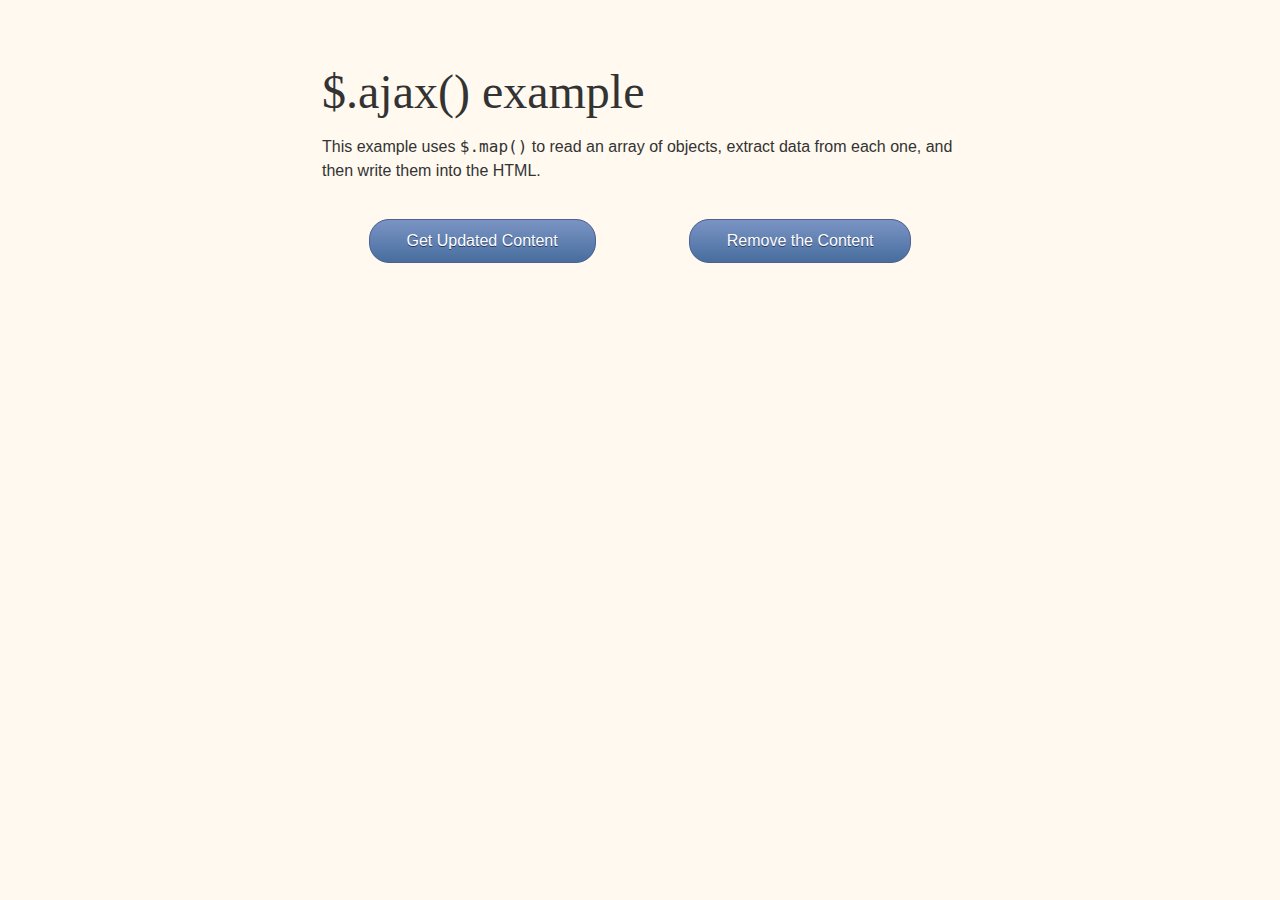
<file: index.html>
<!DOCTYPE html>
<html lang="en">
<head>
	<meta charset="utf-8">
	<meta name="viewport" content="width=device-width, initial-scale=1">
	<title> jQuery Example </title>
	<link rel="stylesheet" href="css/normalize.min.css">
	<link rel="stylesheet" href="css/simple.css">
</head>
<body>
<h1>$.ajax() example</h1>

<p>This example uses <code>$.map()</code> to read an array of objects, extract data from each one, and then write them into the HTML.</p>

<section>
	<button id="call-script">Get Updated Content</button>
	<button id="clear-divs">Remove the Content</button>
</section>

<!-- only scripts below this --> 
<script src="js/jquery.min.js"></script>
<script>
$(document).ready(function() {

	// ajax stuff
	$('body').on('click', '#call-script', function() {
		$.ajax('js/potter.json', {
		contentType: 'application/json',
		dataType: 'json',
		success: function(result) {
			var allCharacters = $.map(result, function(object, index) {
				var character = $('<div></div>');
				$(character).append('<h2>' + object.name + '</h2>');
				$(character).append('<p>' + object.bio + '</p>');
				// $.map() builds a new array - each character is added
				// to that array
				return character;
			});
			// allCharacters is the new array
			$('body').append(allCharacters);
		},
		error: function(request, errorType, errorMessage) {
      alert('Error: ' + errorType + ' With message: ' + errorMessage);
    },
    timeout: 3000
		});
	});

	// remove what was added
	$('body').on('click', '#clear-divs', function() {
		$('div').remove();
	});

}); // end document ready
</script>
<!-- potter.json from https://github.com/efekarakus/potter-network -->
</body>
</html>
</file>
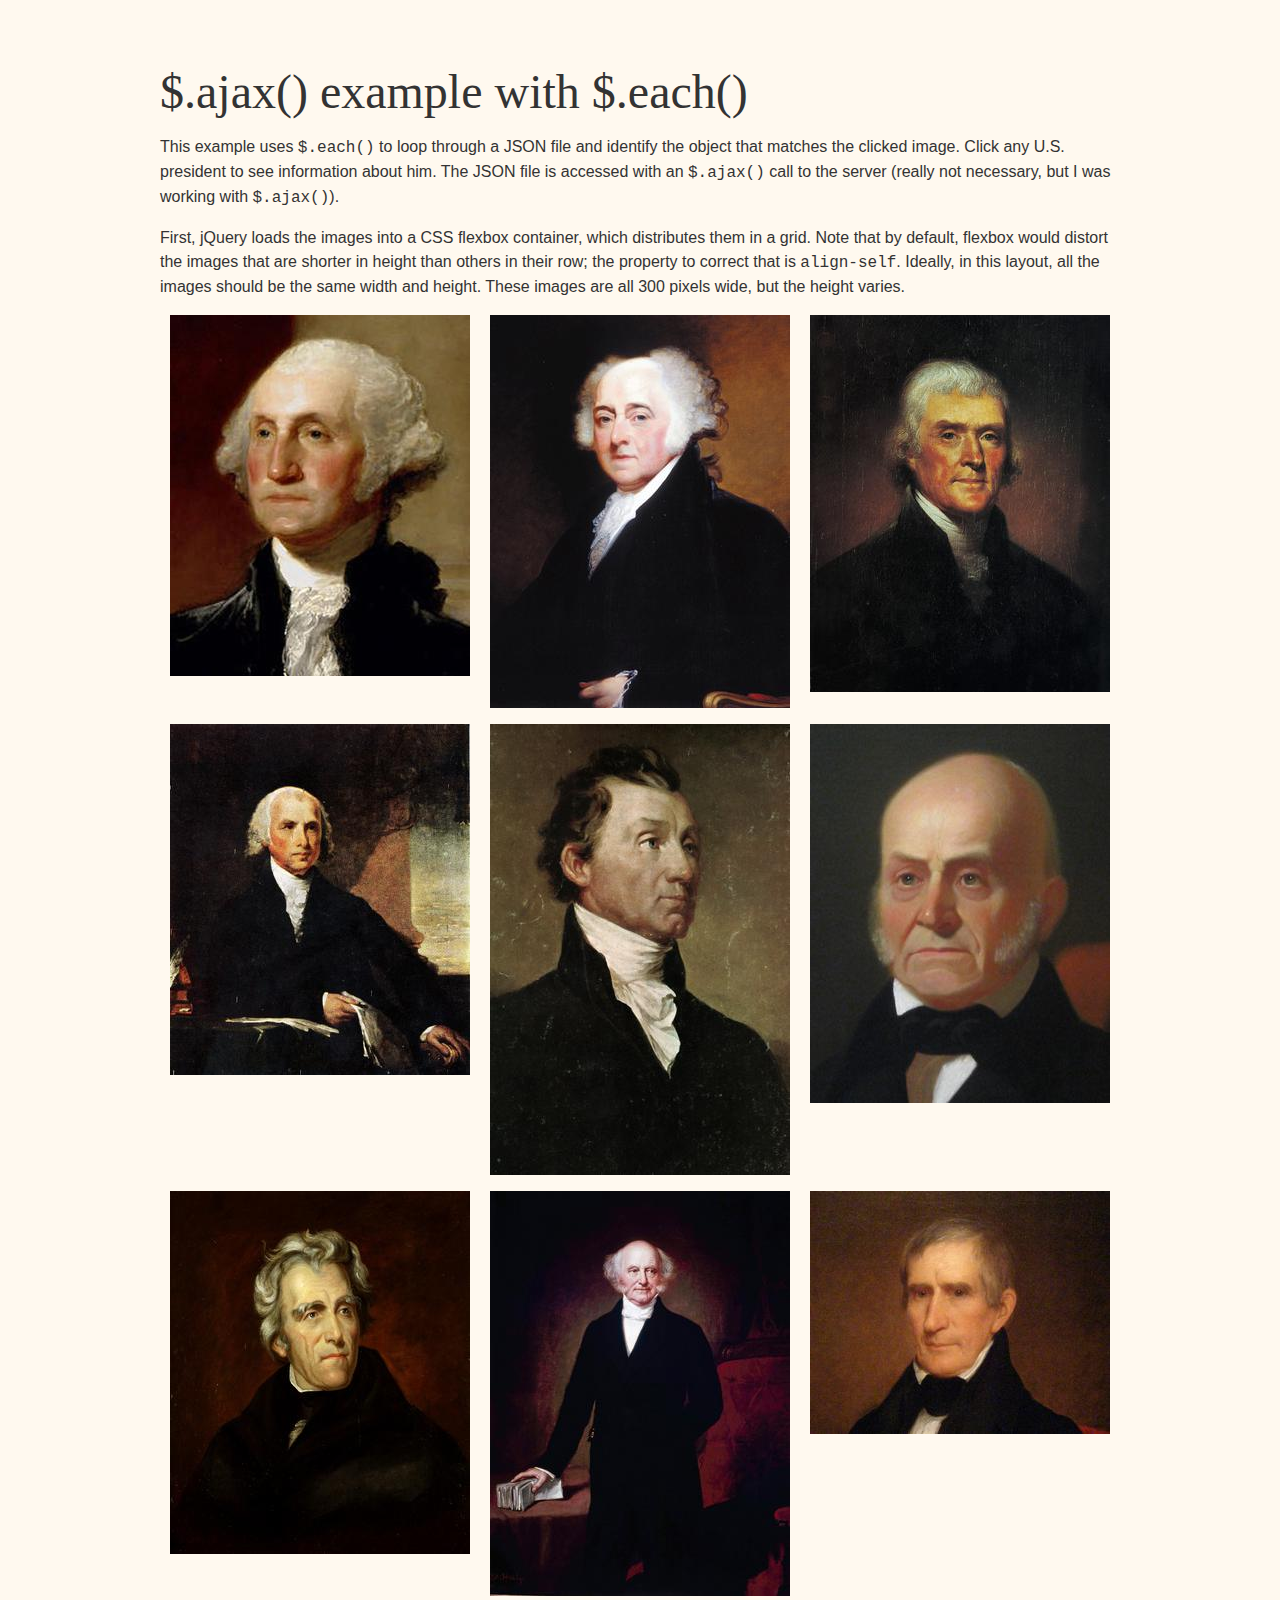
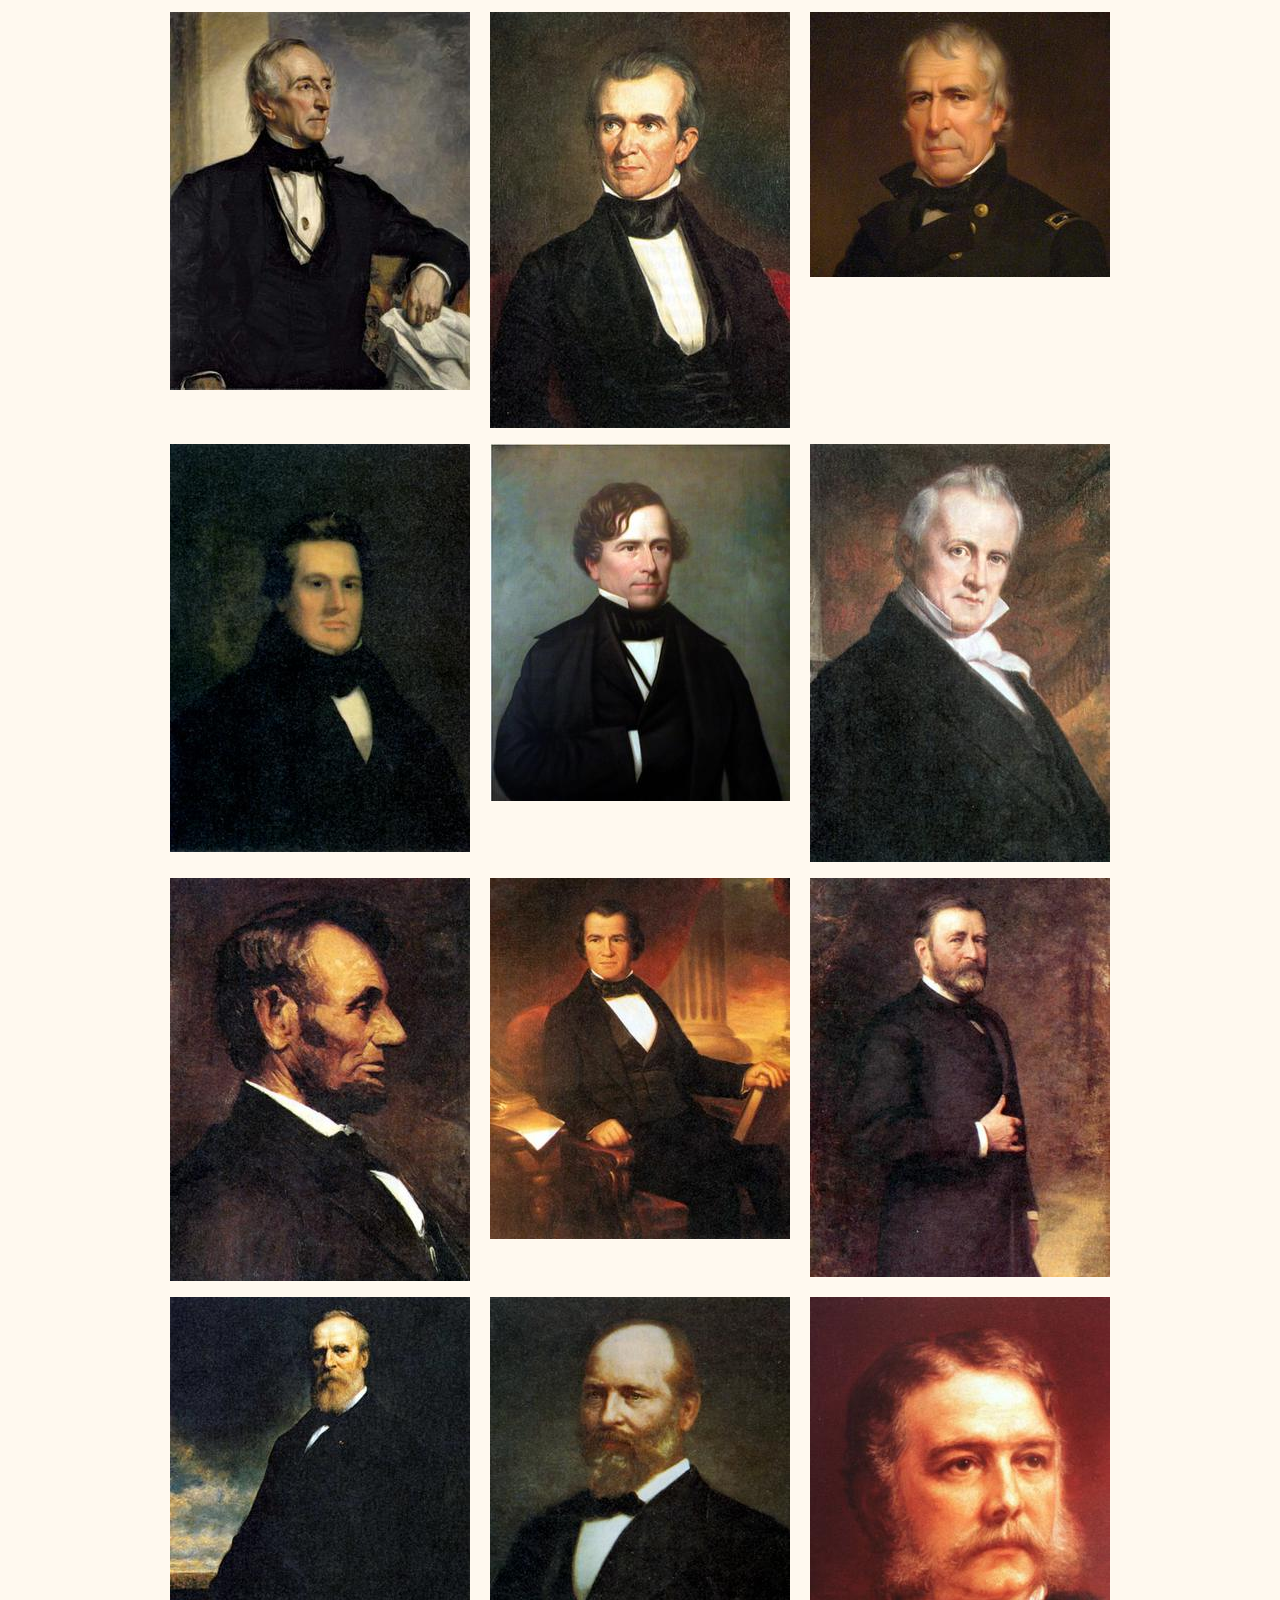
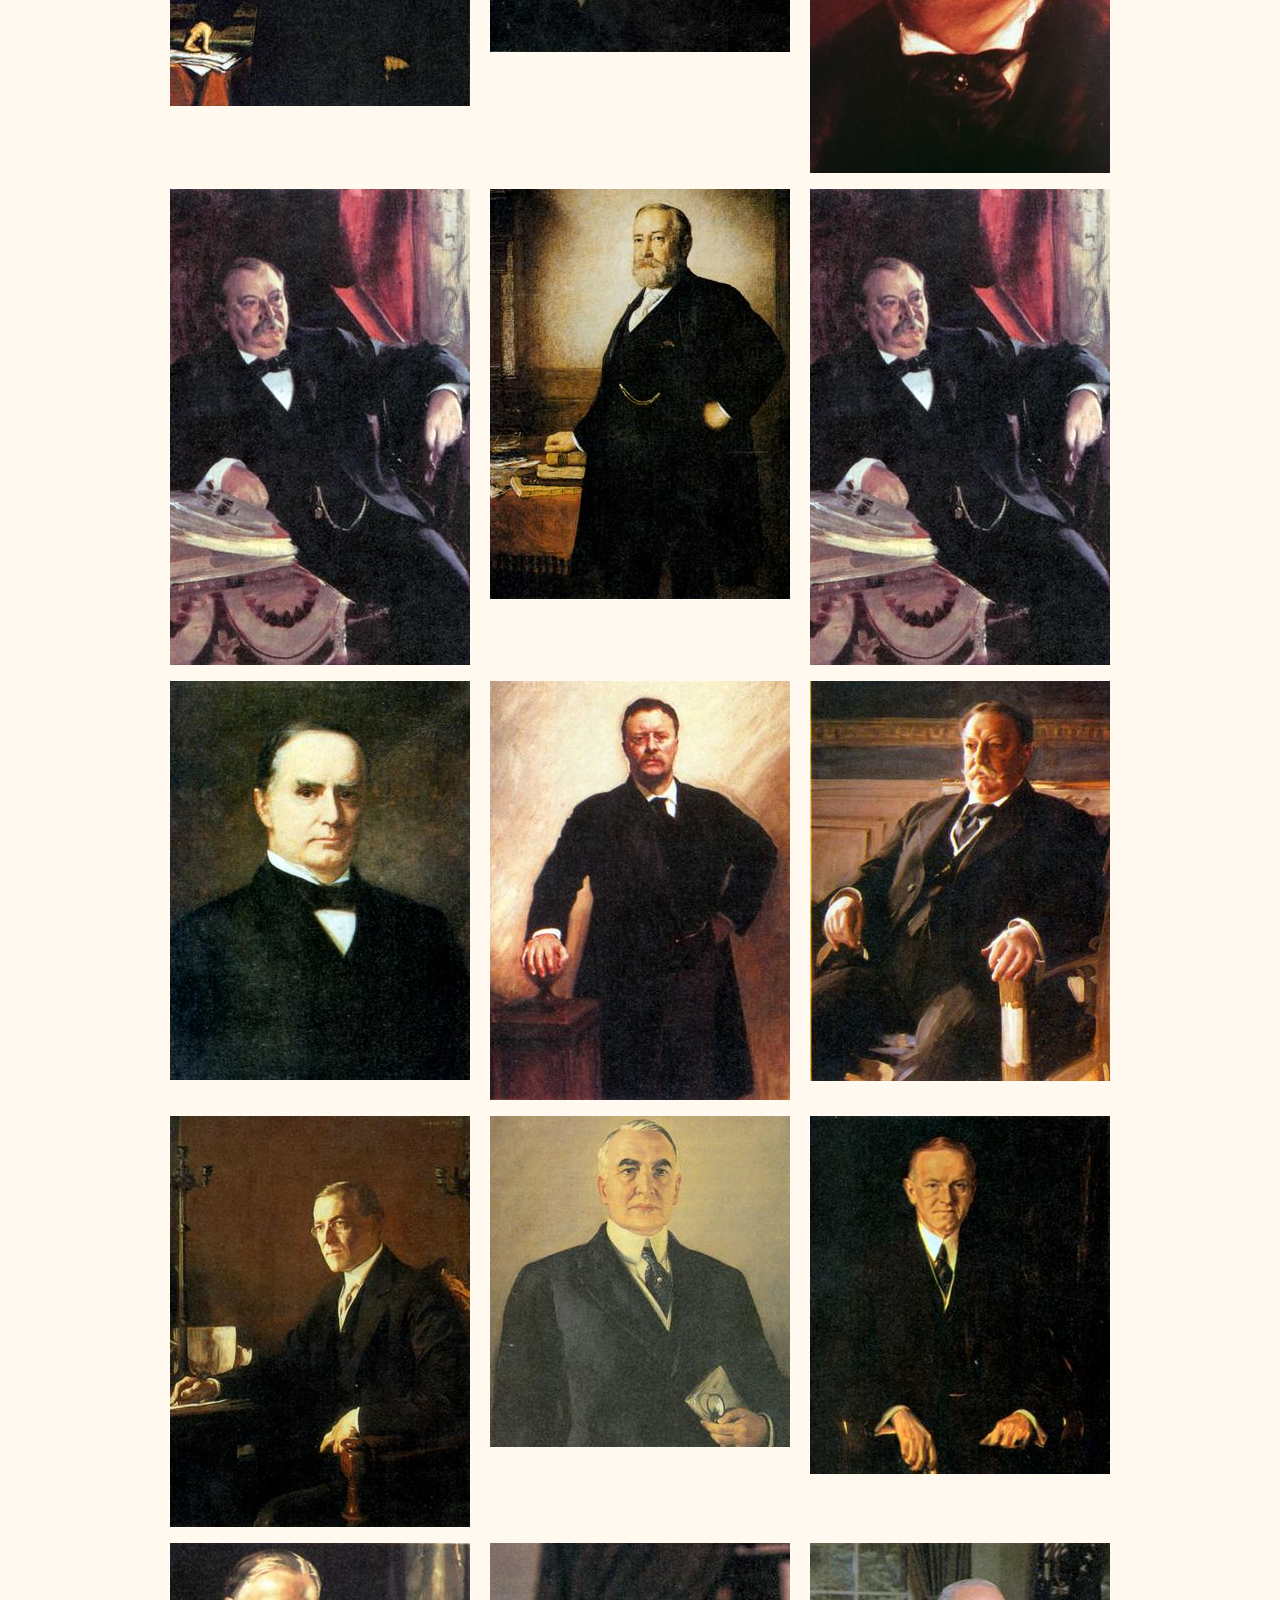
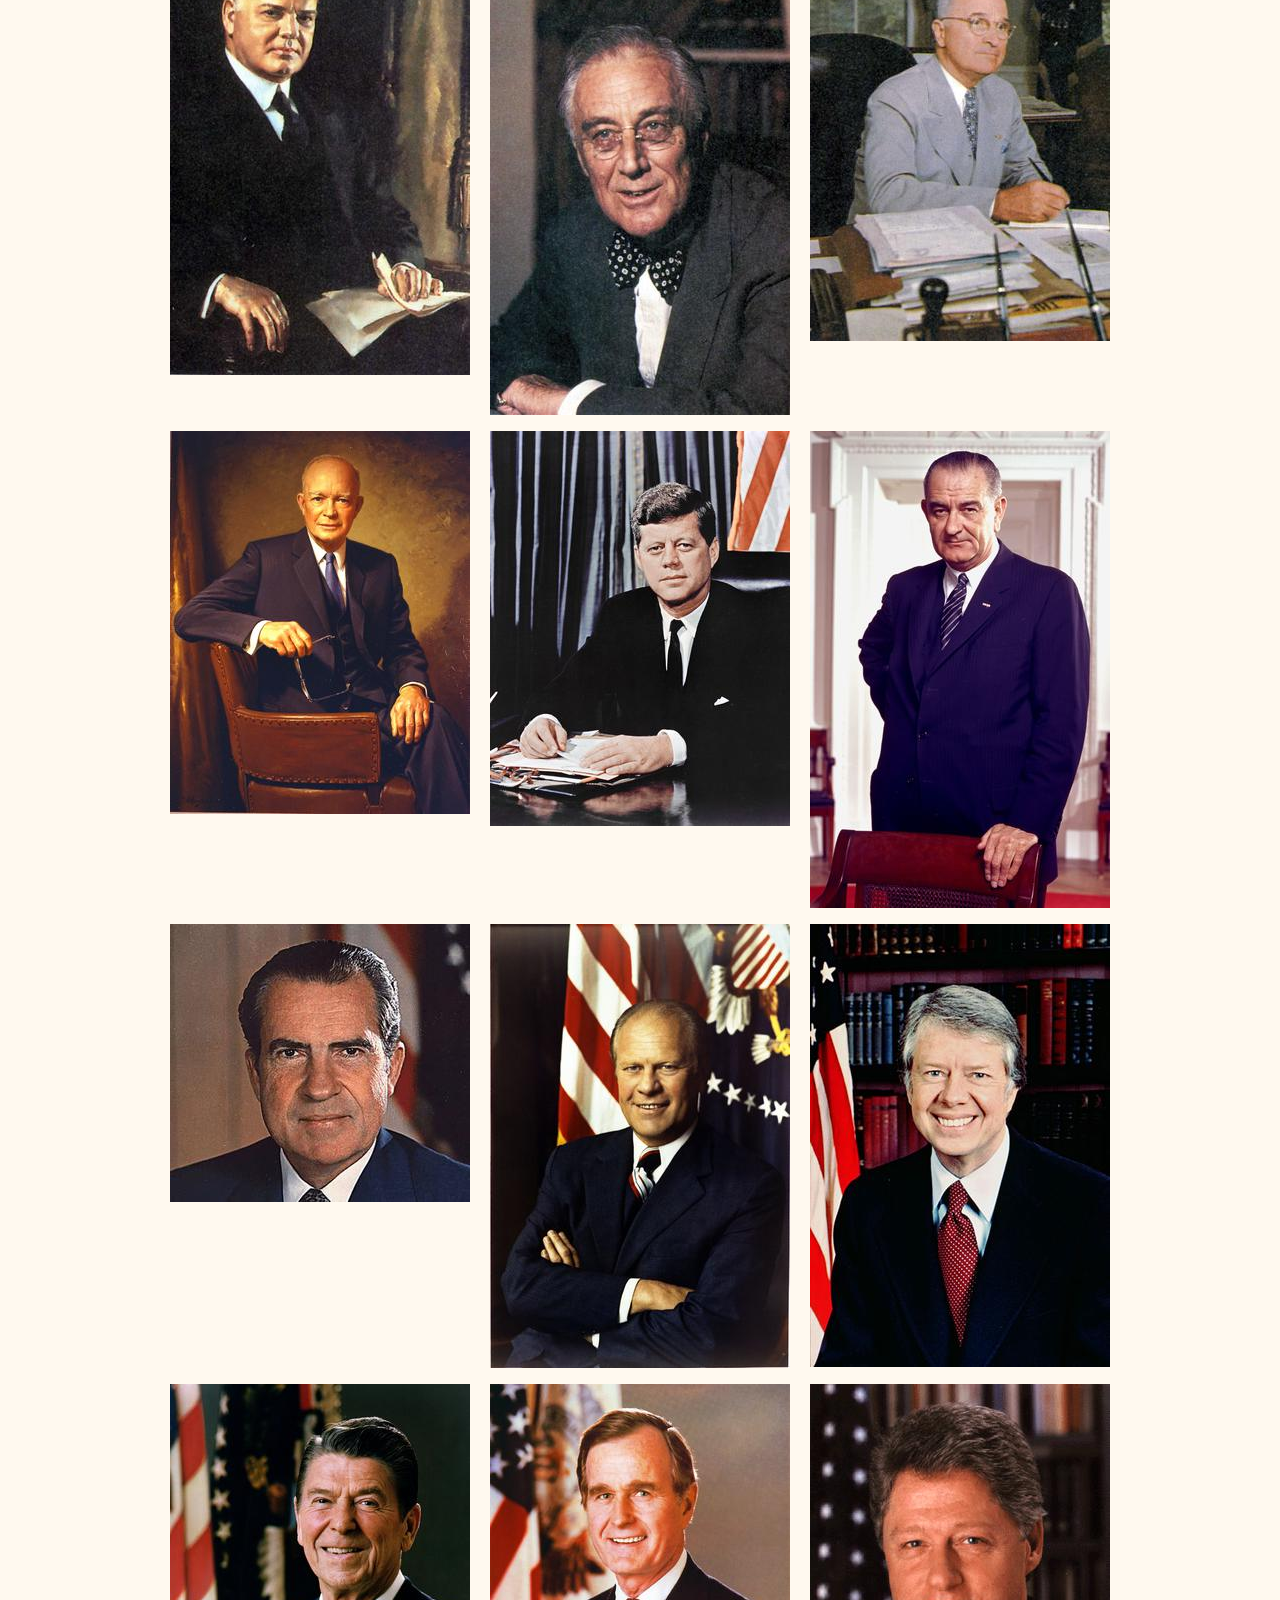
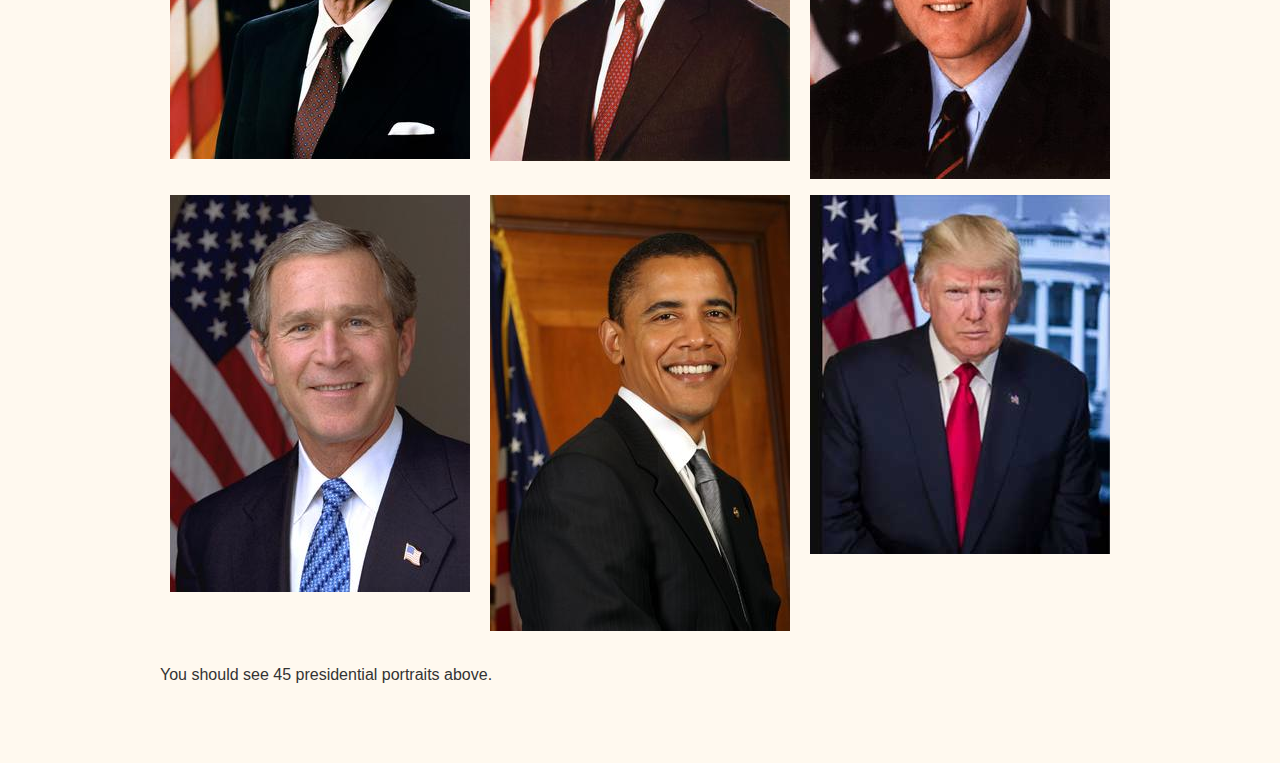
<file: ajax-and-each.html>
<!DOCTYPE html>
<html lang="en">
<head>
	<meta charset="utf-8">
	<meta name="viewport" content="width=device-width, initial-scale=1">
	<title> jQuery Example with $.ajax and $.each</title>
	<link rel="stylesheet" href="css/normalize.min.css">
	<link rel="stylesheet" href="css/presidents.css">
</head>
<body>
<h1>$.ajax() example with $.each()</h1>

<p>This example uses <code>$.each()</code> to loop through a JSON file and identify the object that matches the clicked image. Click any U.S. president to see information about him. The JSON file is accessed with an <code>$.ajax()</code> call to the server (really not necessary, but I was working with <code>$.ajax()</code>).</p>

<p>First, jQuery loads the images into a CSS flexbox container, which distributes them in a grid. Note that by default, flexbox would distort the images that are shorter in height than others in their row; the property to correct that is <code>align-self</code>. Ideally, in this layout, all the images should be the same width and height. These images are all 300 pixels wide, but the height varies.</p>

<section id="presidents"></section>

<div id="info">
	<h2>President</h2>
	<dl>
		<dt>Party:</dt>
			<dd>"Party"</dd>
		<dt>Took office:</dt>
			<dd>"Took-office"</dd>
		<dt>Age:</dt>
			<dd>"Age-when-took-office"</dd>
		<dt>Left office:</dt>
			<dd>"Left-office"</dd>
		<dt>Home state:</dt>
			<dd>"Home-state"</dd>
		<dt>Occupation:</dt>
			<dd>"Occupation"</dd>
		<dt>College:</dt>
			<dd>"College"</dd>
		<dt>Born:</dt>
			<dd>"Birth-date" "Birthplace"</dd>
		<dt>Died:</dt>
			<dd>"Death-date" "Location-death"</dd>
		<dt>Read more:</dt>
			<dd><a href="Wikipedia-entry" target="_blank">Wikipedia</a></dd>
	</dl>
</div>

<p class="clearfix">You should see 45 presidential portraits above.</p>

<!-- only scripts below this -->
<script src="js/jquery.min.js"></script>

<script>
$(document).ready(function() {
	// load the president images
	var num, filename, imgTag;
	for (var i=1; i<46; i++) {
		num = i.toString();
		if (i < 10) {
			num = "0" + num;
		}
		filename = "pr" + num + ".jpg";
		imgTag = '<img class="small-pres" src="images/' + filename + '" alt="President">';
		$('#presidents').append(imgTag);
	}

// handle the overlay
// position the #info DIV in the center of the window
function positionInfo() {
	var top  = ($(window).height() - $('#info').height()) / 2;
	var left = ($(window).width()  - $('#info').width()) / 2;

	// using those variables we just filled ...
	$('#info')
		.css({
			'top': top + $(document).scrollTop(),
			'left': left
			})
		.fadeIn();
}

// make a transparent overlay
function showOverlay() {
	// hide scrollbar
	$('body').css('overflow', 'hidden');

	$('<div id="overlay"></div>')
		.css('top', $(document).scrollTop())
		.css('opacity', '0')
		.animate({'opacity' : '0.5'}, 'slow')
		// click to close modal and restore scrolling
		.click(function() {
				$('#info').fadeOut();
				$('#overlay').fadeOut().remove();
				$('body').css('overflow', 'auto');
		})
		.appendTo('body');
}

// show info when a president image is clicked
$('#presidents').on('click', 'img', function() {
	// use DOM to get pres number from the clicked image
	var whichClicked = $(this).index()+1;

	// function above
	showOverlay();

	// we wouldn't need Ajax for this but we'll do it anyway
  $.ajax('js/pres.json', {
		contentType: 'application/json',
		dataType: 'json',
    success: function(result) {
			// makes the div visible
			$('#info').css( "display", "block" );
      $.each(result, function(index, pres) {
				if (pres.Presidency == whichClicked) {
					$( "#info h2").html(pres.President + " (" + pres.Presidency + ")");
					// using jQuery nth-child() means we don't need to add IDs
					$( "#info dl dd:nth-child(2)" ).html(pres.Party);
					$( "#info dl dd:nth-child(4)" ).html(pres.Took_office);
					$( "#info dl dd:nth-child(6)" ).html(pres.Age_when_took_office);
					$( "#info dl dd:nth-child(8)" ).html(pres.Left_office);
					$( "#info dl dd:nth-child(10)" ).html(pres.Home_state);
					$( "#info dl dd:nth-child(12)" ).html(pres.Occupation);
					$( "#info dl dd:nth-child(14)" ).html(pres.College);
					var birth = pres.Birth_date + " " + pres.Birthplace;
					$( "#info dl dd:nth-child(16)" ).html(birth);
					var death;
					if (pres.Location_death == "NA") {
						death = pres.Death_date;
					} else {
						death = pres.Death_date + " " + pres.Location_death;
					}
					$( "#info dl dd:nth-child(18)" ).html(death);
					$( "#info dl dd:nth-child(20) a" ).attr("href", pres.Wikipedia_entry);
				}
			}); // end $.each

			// function above
			positionInfo();
    }, // end success
		// give us a message if the JSON file didn't load correctly
		error: function(request, errorType, errorMessage) {
      alert('Error: ' + errorType + ' With message: ' + errorMessage);
    }, // end error
    timeout: 3000

}); // end $.ajax()
}); // end .on('click')
}); // end document ready
</script>
</body>
</html>
</file>
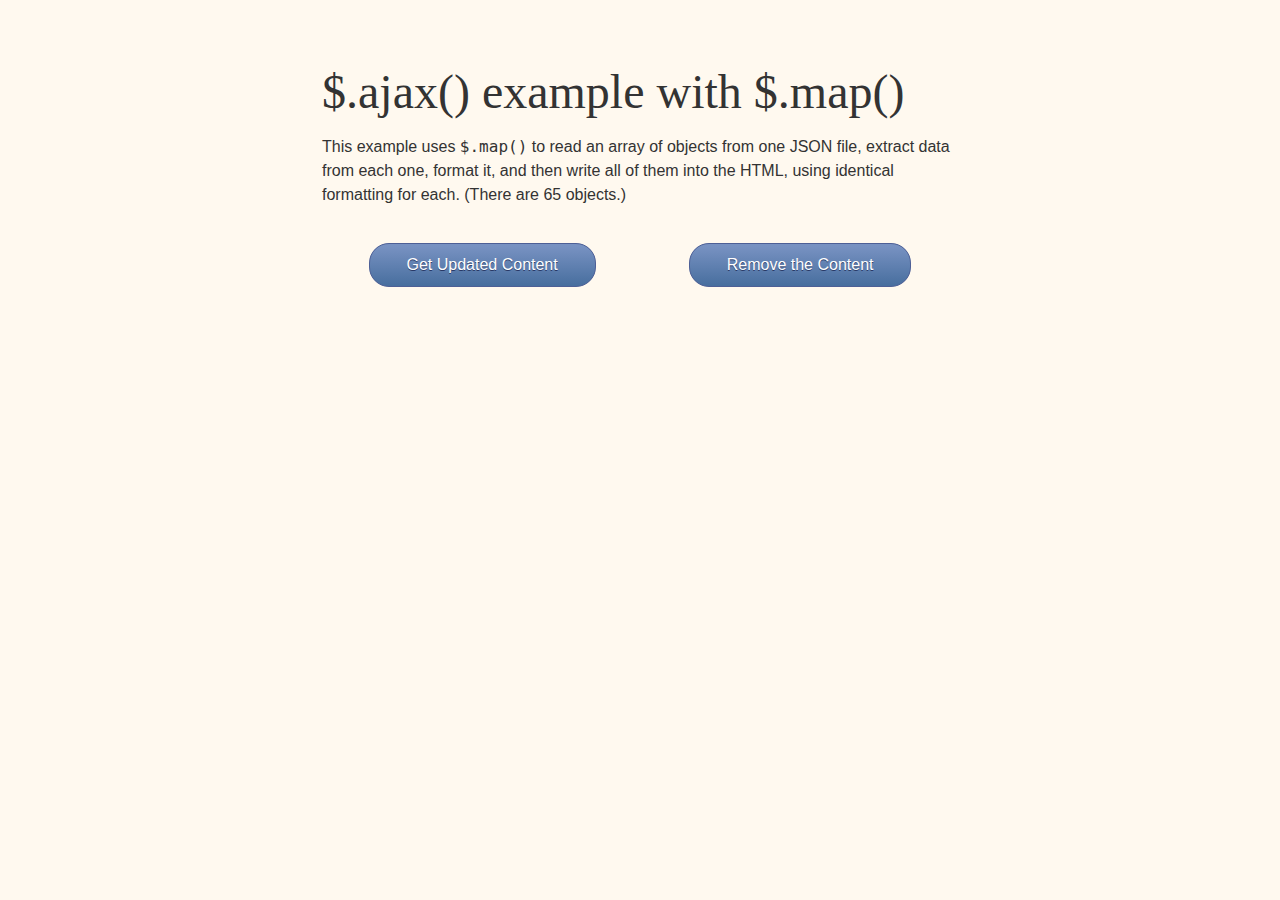
<file: ajax-and-map.html>
<!DOCTYPE html>
<html lang="en">
<head>
	<meta charset="utf-8">
	<meta name="viewport" content="width=device-width, initial-scale=1">
	<title> jQuery Example with $.ajax and $.map</title>
	<link rel="stylesheet" href="css/normalize.min.css">
	<link rel="stylesheet" href="css/simple.css">
</head>
<body>
<h1>$.ajax() example with $.map()</h1>

<p>This example uses <code>$.map()</code> to read an array of objects from one JSON file, extract data from each one, format it, and then write all of them into the HTML, using identical formatting for each. (There are 65 objects.)</p>

<section>
	<button id="call-script">Get Updated Content</button>
	<button id="clear-divs">Remove the Content</button>
</section>

<!-- only scripts below this -->
<script src="js/jquery.min.js"></script>

<script>
$(document).ready(function() {

// do it when the button is clicked
	$('body').on('click', '#call-script', function() {
		// ajax gets the file from the server
		$.ajax('js/potter.json', {
		contentType: 'application/json',
		dataType: 'json',
		success: function(result) {
			var allCharacters = $.map(result, function(object, index) {
				var character = $('<div></div>');
				// name and bio are the keys used in the JSON file 
				$(character).append('<h2>' + object.name + '</h2>');
				$(character).append('<p>' + object.bio + '</p>');
				// $.map() builds a new array - each character is added
				// to that array
				return character;
			});
			// allCharacters is the new array - here it gets added to the HTML
			$('body').append(allCharacters);
		},
		// give us a message if the JSON file didn't load correctly
		error: function(request, errorType, errorMessage) {
      alert('Error: ' + errorType + ' With message: ' + errorMessage);
    },
    timeout: 3000
		});
	});

	// click the other button to remove what was added
	$('body').on('click', '#clear-divs', function() {
		$('div').remove();
	});

}); // end document ready
</script>
<!-- potter.json from https://github.com/efekarakus/potter-network -->
</body>
</html>
</file>
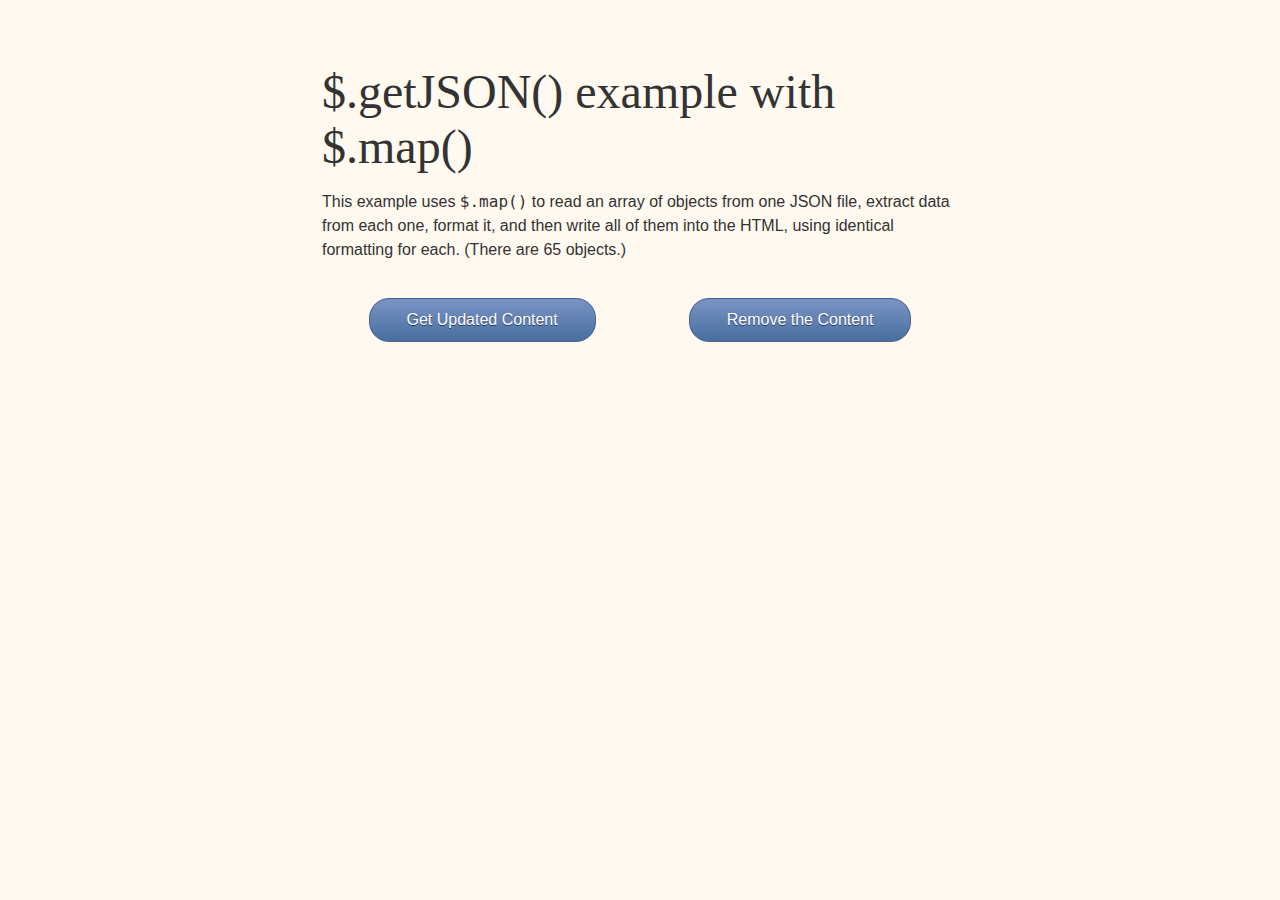
<file: getJSON-and-map.html>
<!DOCTYPE html>
<html lang="en">
<head>
	<meta charset="utf-8">
	<meta name="viewport" content="width=device-width, initial-scale=1">
	<title> jQuery Example with $.getJSON and $.map</title>
	<link rel="stylesheet" href="css/normalize.min.css">
	<link rel="stylesheet" href="css/simple.css">
</head>
<body>
<h1>$.getJSON() example with $.map()</h1>

<p>This example uses <code>$.map()</code> to read an array of objects from one JSON file, extract data from each one, format it, and then write all of them into the HTML, using identical formatting for each. (There are 65 objects.)</p>

<section>
	<button id="call-script">Get Updated Content</button>
	<button id="clear-divs">Remove the Content</button>
</section>

<!-- only scripts below this -->
<script src="js/jquery.min.js"></script>

<script>
$(document).ready(function() {

// do it when the button is clicked
	$('body').on('click', '#call-script', function() {
		// getJSON gets the file from the server
		$.getJSON('js/potter.json', function(result) {
			var allCharacters = $.map(result, function(object, index) {
				var character = $('<div></div>');
				// name and bio are the keys used in the JSON file
				$(character).append('<h2>' + object.name + '</h2>');
				$(character).append('<p>' + object.bio + '</p>');
				// $.map() builds a new array - each character is added
				// to that array
				return character;
			});
			// allCharacters is the new array - here it gets added to the HTML
			$('body').append(allCharacters);
		});
	});

	// click the other button to remove what was added
	$('body').on('click', '#clear-divs', function() {
		$('div').remove();
	});

}); // end document ready
</script>
<!-- potter.json from https://github.com/efekarakus/potter-network -->
</body>
</html>
</file>
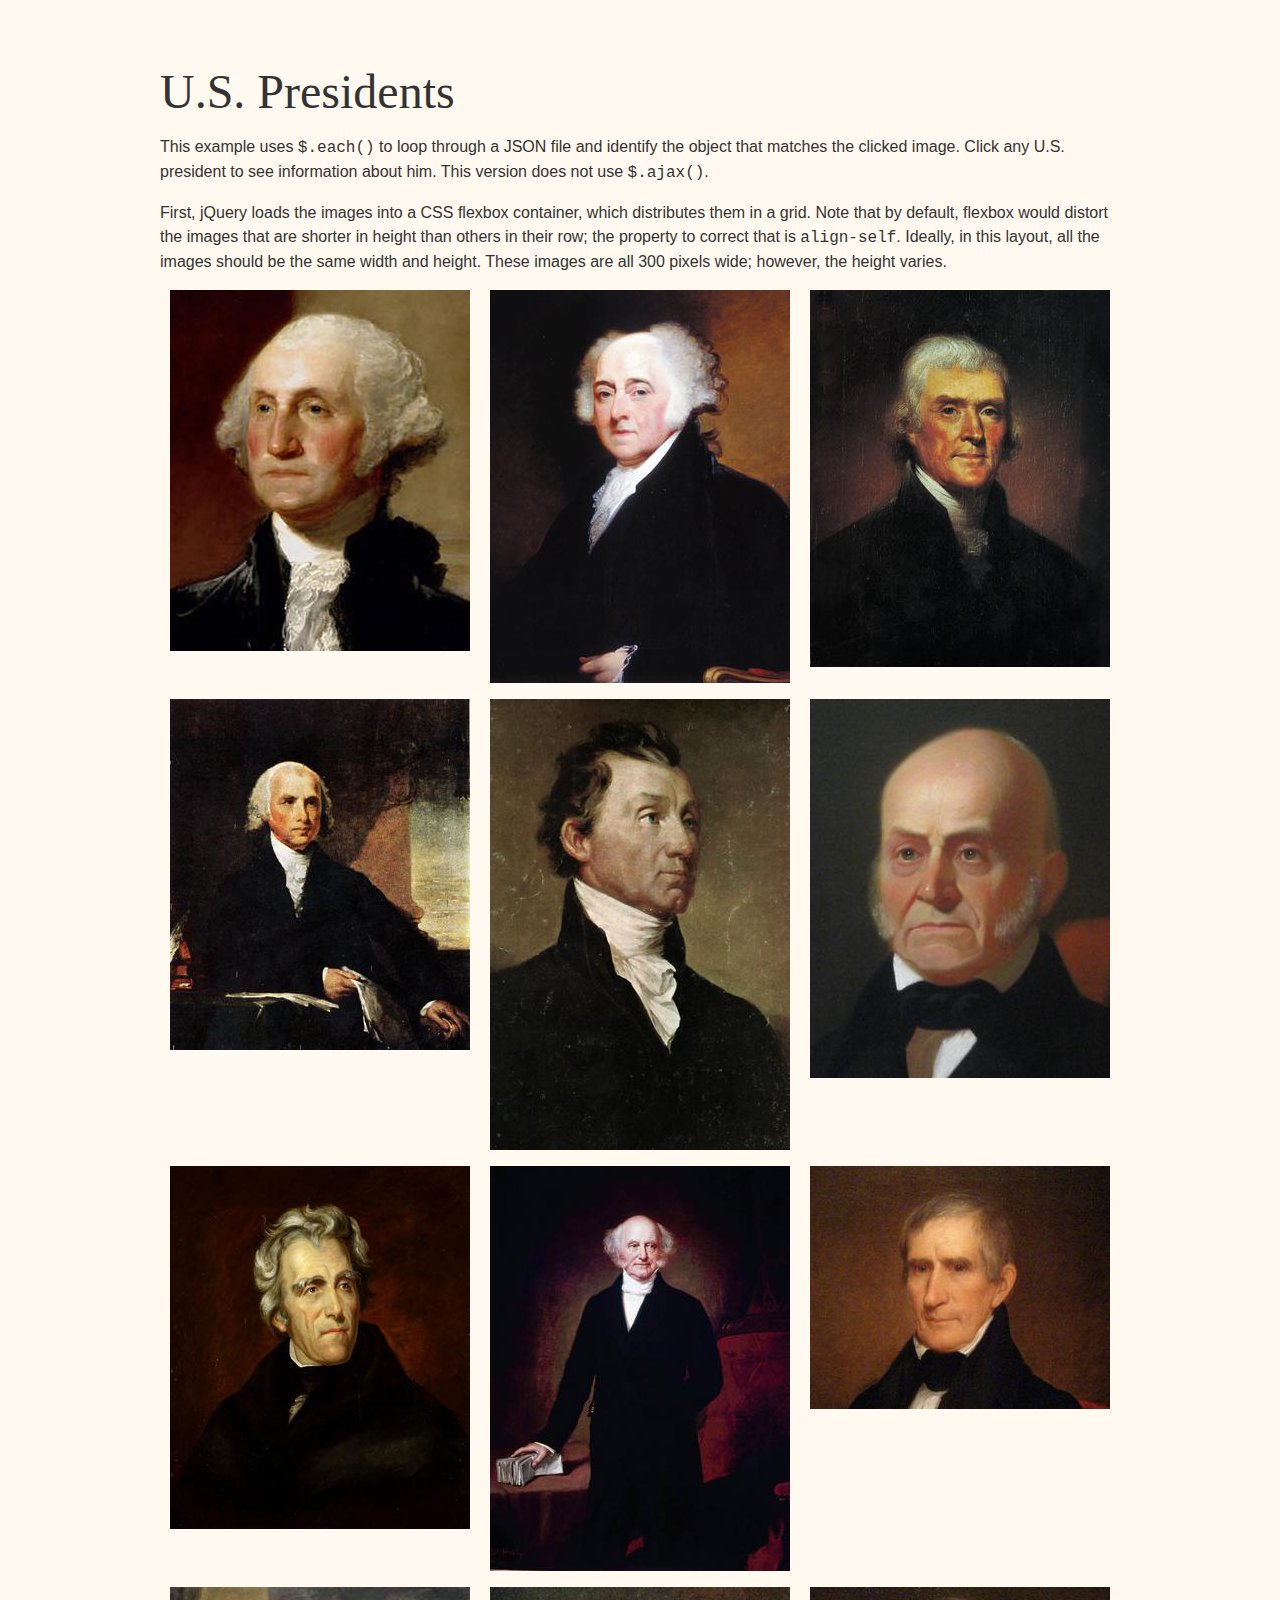
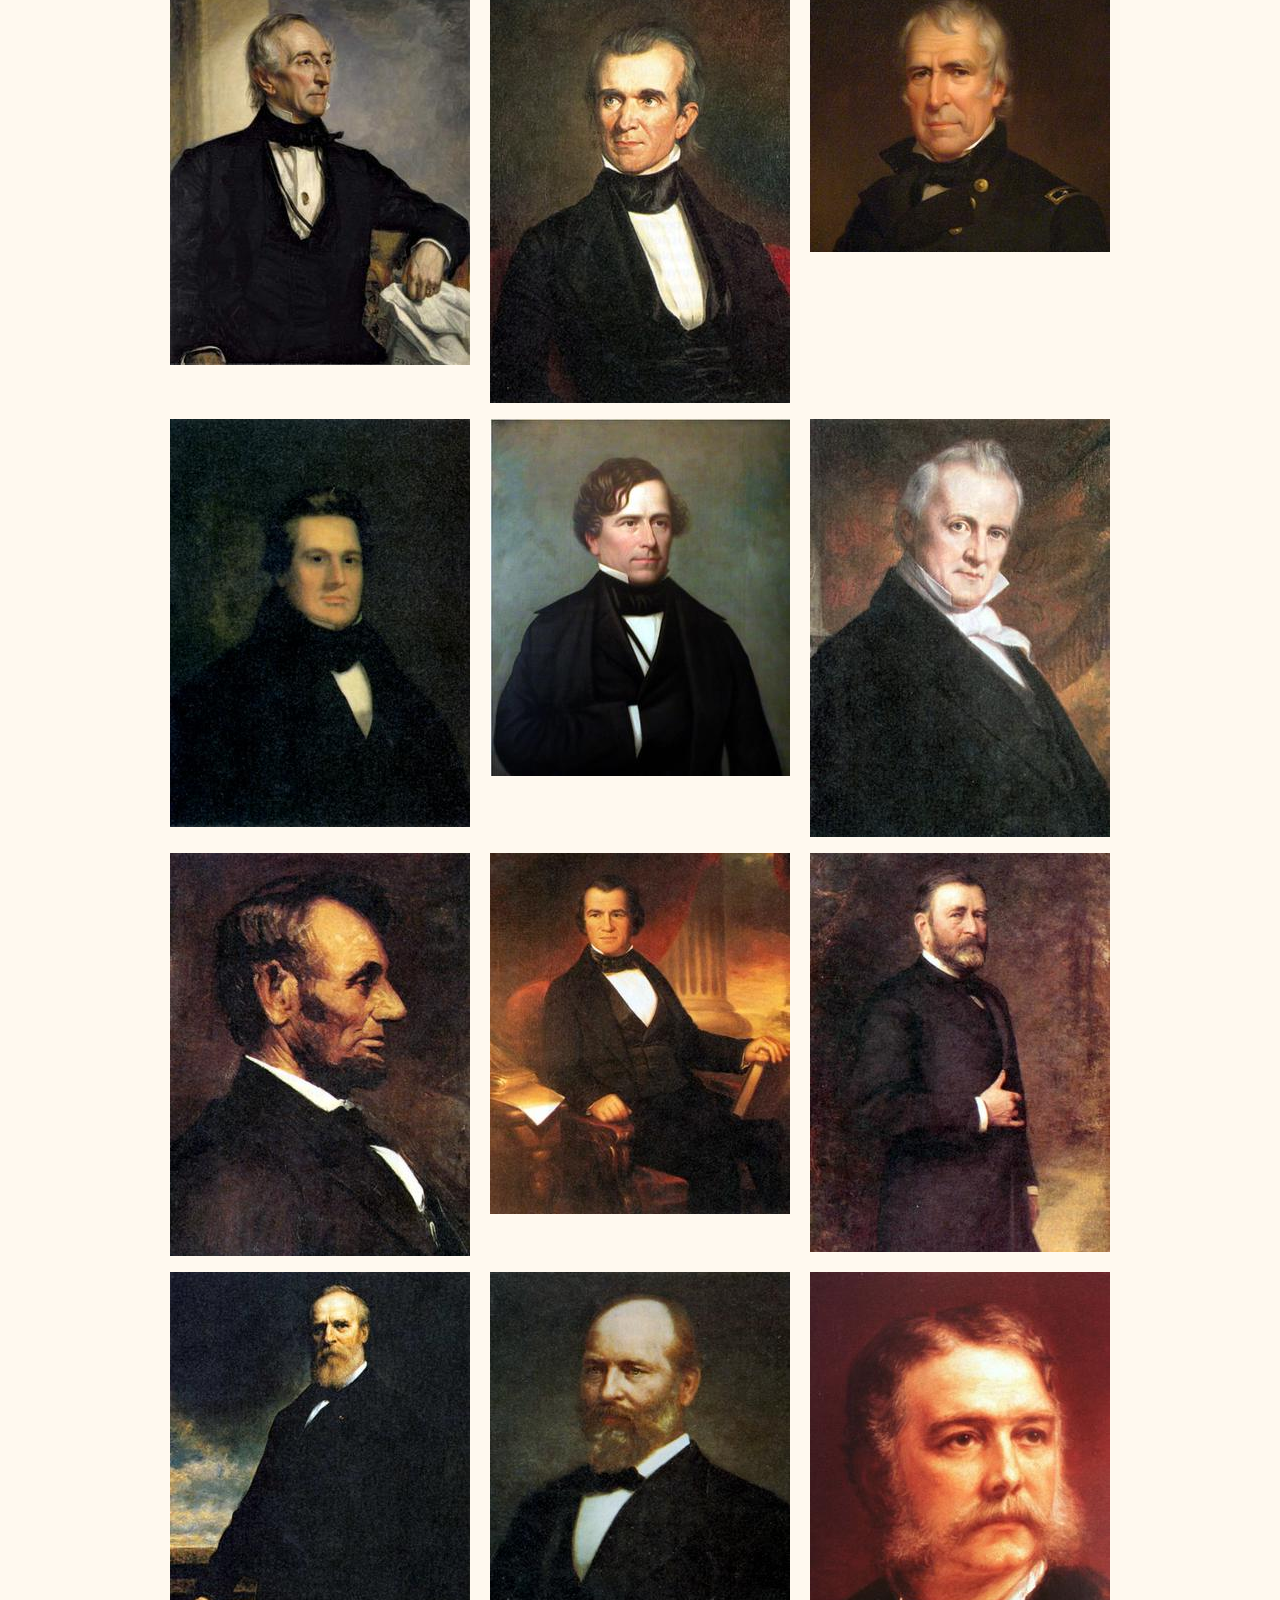
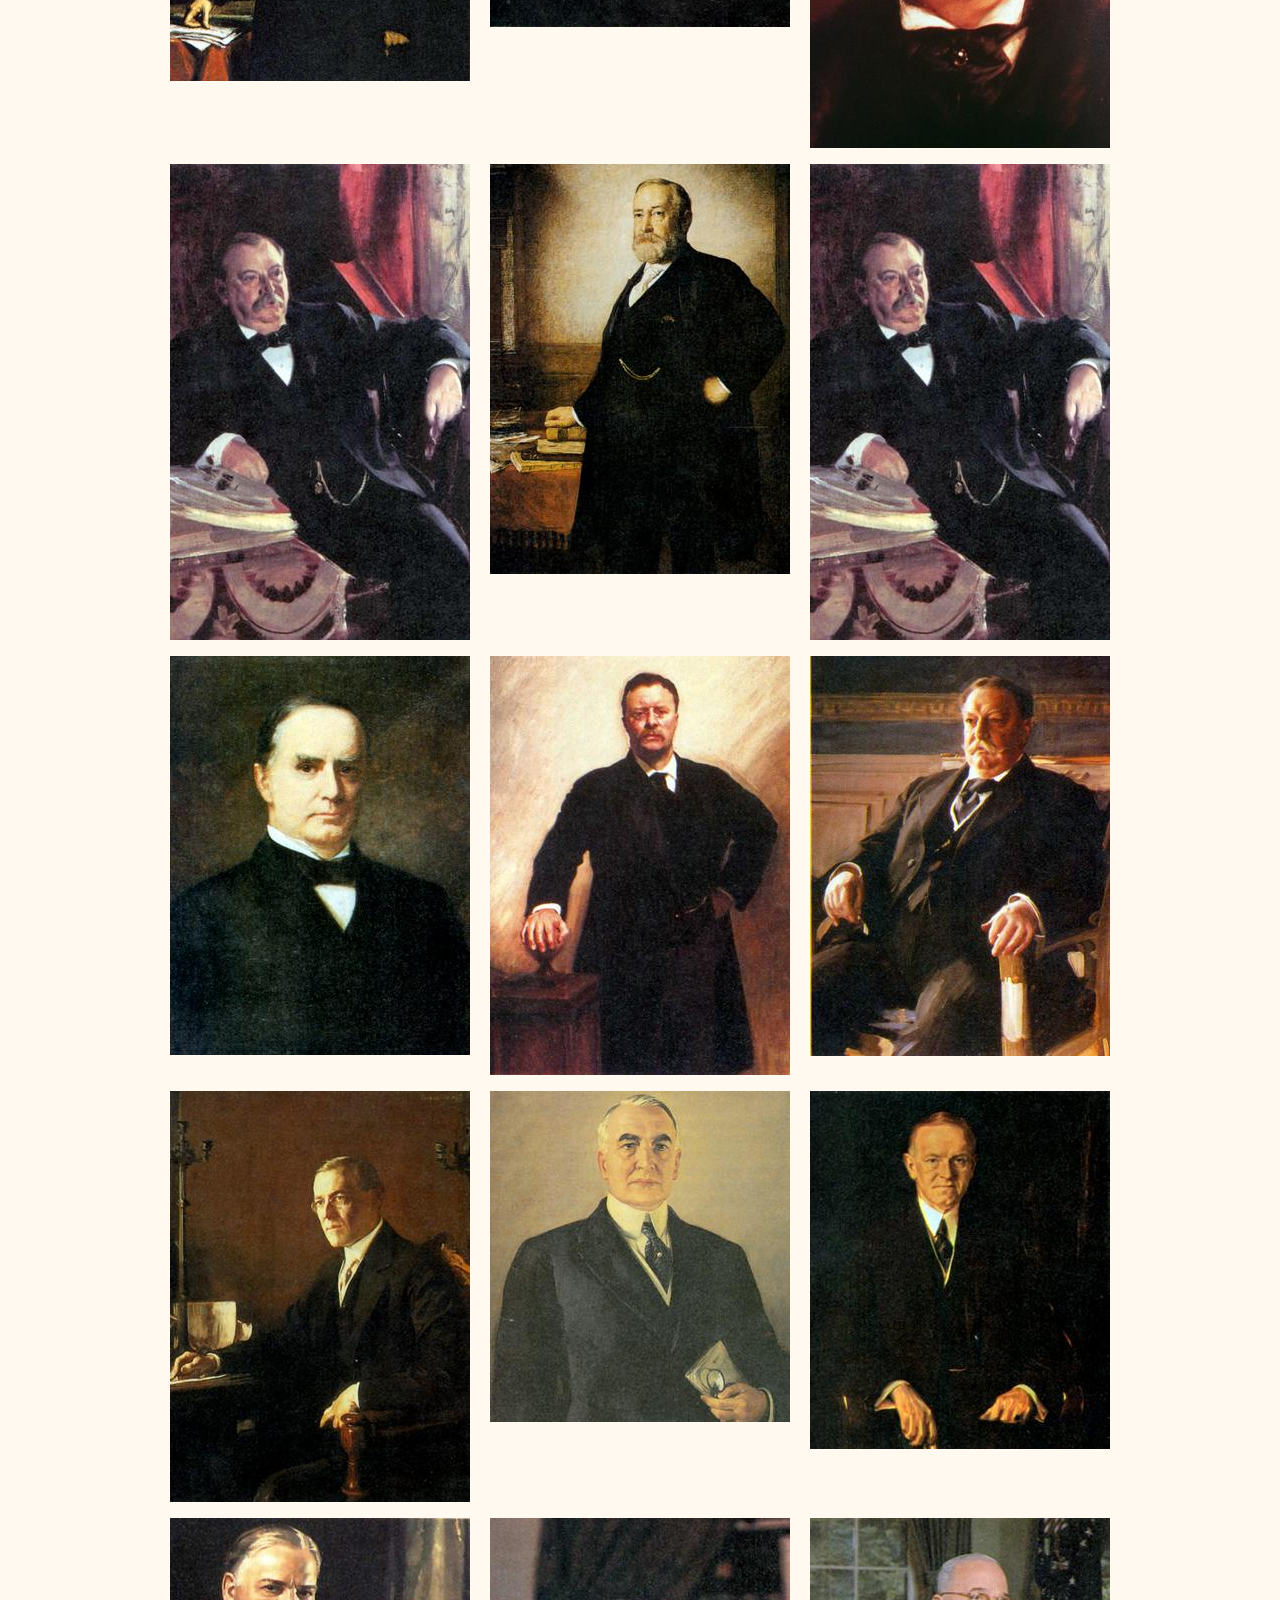
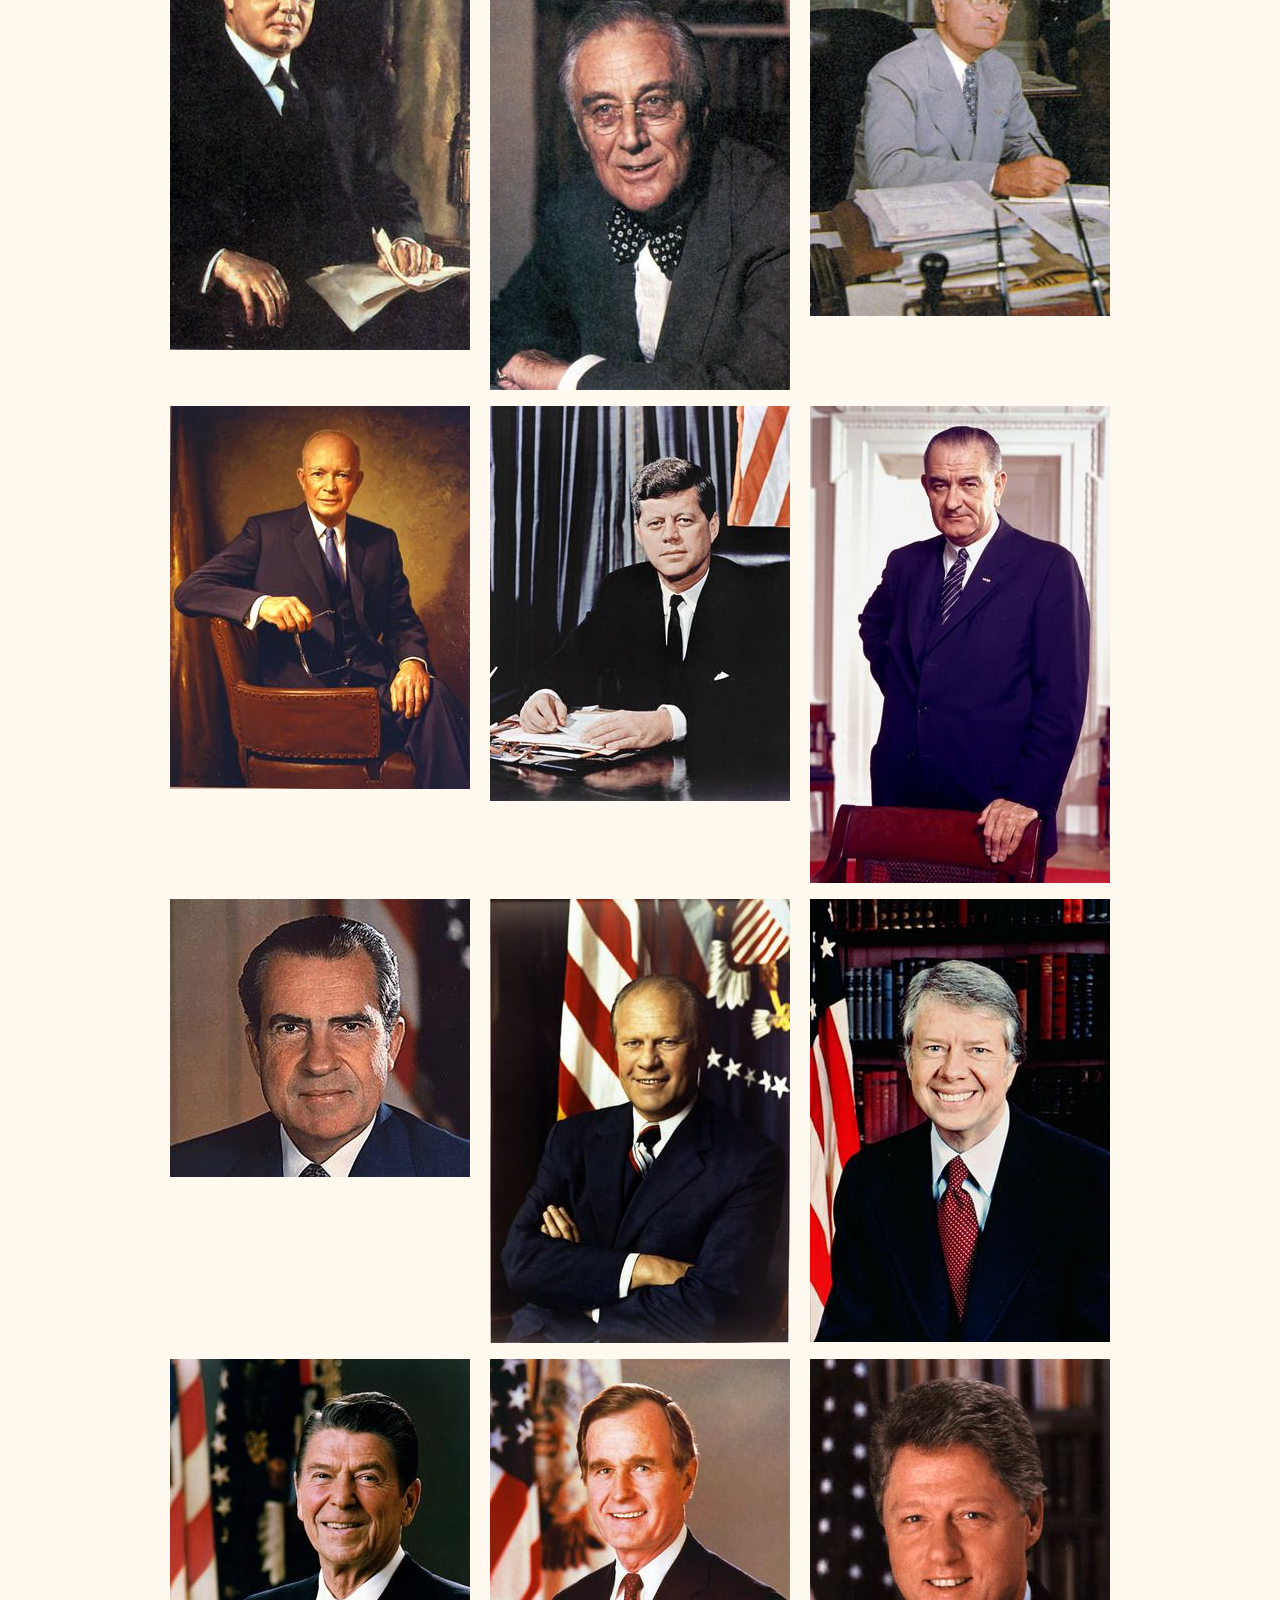
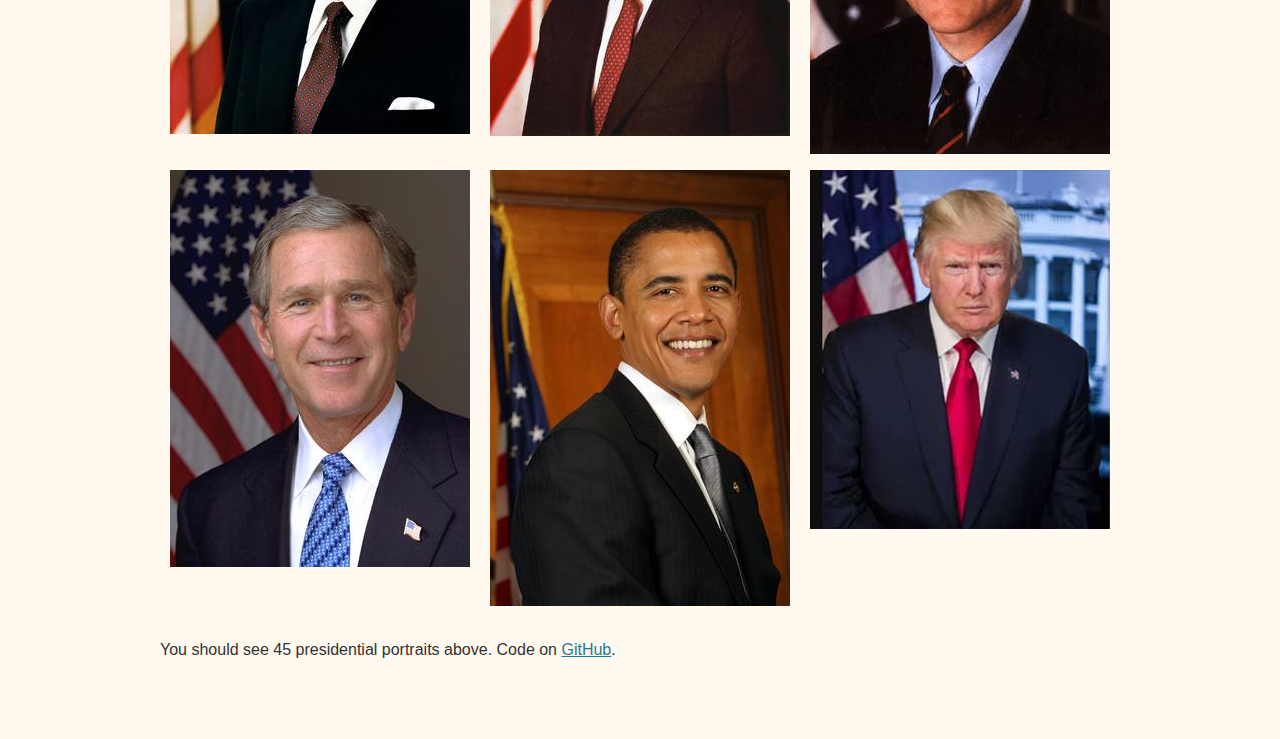
<file: presidents.html>
<!DOCTYPE html>
<html lang="en">

<head>
	<meta charset="utf-8">
	<meta name="viewport" content="width=device-width, initial-scale=1">
	<title> U.S. Presidents jQuery Example </title>
	<link rel="stylesheet" href="css/normalize.min.css">
	<link rel="stylesheet" href="css/presidents.css">
</head>

<body>
	<h1> U.S. Presidents </h1>

	<p>This example uses <code>$.each()</code> to loop through a JSON file and identify the object that matches the clicked image. Click any U.S. president to see information about him. This version does not use <code>$.ajax()</code>.</p>

	<p>First, jQuery loads the images into a CSS flexbox container, which distributes them in a grid. Note that by default, flexbox would distort the images that are shorter in height than others in their row; the property to correct that is <code>align-self</code>.
		Ideally, in this layout, all the images should be the same width and height. These images are all 300 pixels wide; however, the height varies.</p>

	<section id="presidents"></section>

	<div id="info">
		<h2>President</h2>
		<dl>
			<dt>Party:</dt>
			<dd>"Party"</dd>
			<dt>Took office:</dt>
			<dd>"Took-office"</dd>
			<dt>Age:</dt>
			<dd>"Age-when-took-office"</dd>
			<dt>Left office:</dt>
			<dd>"Left-office"</dd>
			<dt>Home state:</dt>
			<dd>"Home-state"</dd>
			<dt>Occupation:</dt>
			<dd>"Occupation"</dd>
			<dt>College:</dt>
			<dd>"College"</dd>
			<dt>Born:</dt>
			<dd>"Birth-date" "Birthplace"</dd>
			<dt>Died:</dt>
			<dd>"Death-date" "Location-death"</dd>
			<dt>Read more:</dt>
			<dd><a href="Wikipedia-entry" target="_blank">Wikipedia</a></dd>
		</dl>
	</div>

	<p class="clearfix">You should see 45 presidential portraits above. Code on <a href="https://github.com/macloo/jquery-ajax-examples">GitHub</a>.</p>

	<!-- only scripts below this -->
	<script src="js/jquery.min.js"></script>
	<!-- load JSON file -->
	<script src="js/pres2.json"></script>

	<script>
		$(document).ready(function() {

			// load the president images
			var num, filename, imgTag;
			for (var i = 1; i < 46; i++) {
				num = i.toString();
				if (i < 10) {
					num = "0" + num;
				}
				filename = "pr" + num + ".jpg";
				imgTag = '<img class="small-pres" src="images/' + filename + '" alt="President">';
				$('#presidents').append(imgTag);
			}

			// function to handle the modal overlay - #info div
			// position the #info DIV in the center of the window
			function positionInfo() {
				// get the height and width of newly filled div
				var infoH = $('#info').outerHeight();
				var infoW = $('#info').outerWidth();
				// hide it so we can fadeIn()
				$('#info').hide();

				// find the center, determine top and left coordinates
				var top = ($(window).height() - infoH) / 2;
				var left;
				if ($(window).width() > 550 ) {
					left = ($(window).width() - infoW) / 2;
				} else {
					// screen is 550 pixels wide or less
					left = 0;
					$('#info').css({
						'width': '100%',
						'padding': '3em 2em'
					});
				}

				// using those variables we just filled, position the box
				$('#info')
					.css({
						'top': top + $(document).scrollTop(),
						'left': left
					})
					.fadeIn();
			}

			// make a semi-transparent overlay to cover the full screen
			function showOverlay() {
				// hide scrollbar
				$('body').css('overflow', 'hidden');
				// create and show a full-screen div
				$('<div id="overlay"></div>')
					.css('top', $(document).scrollTop())
					.css('opacity', '0')
					.animate({
						'opacity': '0.5'
					}, 'slow')
					// click it to close modal and restore scrolling
					.click(function() {
						$('#info').fadeOut();
						$('#overlay').fadeOut().remove();
						$('body').css('overflow', 'auto');
					})
					.appendTo('body');
			}

			// show info when a president image is clicked
			$('#presidents').on('click', 'img', function() {
				// use DOM to get president number from the clicked image
				var whichClicked = $(this).index() + 1;

				// function above
				showOverlay();

				// no Ajax version
				// makes the div visible
				$('#info').css("display", "block");
				// loop through the JSON data
				$.each(presData, function(index, pres) {
					if (pres.Presidency == whichClicked) {
						$("#info h2").html(pres.President + " (" + pres.Presidency + ")");
						// using jQuery nth-child() means we don't need to add IDs
						$("#info dl dd:nth-child(2)").html(pres.Party);
						$("#info dl dd:nth-child(4)").html(pres.Took_office);
						$("#info dl dd:nth-child(6)").html(pres.Age_when_took_office);
						$("#info dl dd:nth-child(8)").html(pres.Left_office);
						$("#info dl dd:nth-child(10)").html(pres.Home_state);
						$("#info dl dd:nth-child(12)").html(pres.Occupation);
						$("#info dl dd:nth-child(14)").html(pres.College);
						var birth = pres.Birth_date + " " + pres.Birthplace;
						$("#info dl dd:nth-child(16)").html(birth);
						var death;
						if (pres.Location_death == "NA") {
							death = pres.Death_date;
						} else {
							death = pres.Death_date + " " + pres.Location_death;
						}
						$("#info dl dd:nth-child(18)").html(death);
						$("#info dl dd:nth-child(20) a").attr("href", pres.Wikipedia_entry);
					}
				}); // end $.each

				// run the function above
				positionInfo();

			}); // end .on('click')
		}); // end document ready
	</script>
</body>

</html>
</file>
<file: css/simple.css>
* {
  box-sizing: border-box;
}

body {
  font-family: 'Calibri', 'Verdana', sans-serif;
  color: #333;
  background: #fff9ef;
  margin: 2em auto;
  padding: 2em;
  max-width: 700px;
}

section {
  display: flex;
  justify-content: space-around;
}

div {
  padding: 1em 2em;
  border: 1px solid #ccc;
  margin-bottom: 10px;
}

/* button styles */

button {
	background: linear-gradient(to bottom, #7892c2 5%, #476e9e 100%);
	background-color: #7892c2;
	border-radius: 20px;
	border: 1px solid #4e6096;
	display: inline-block;
	cursor: pointer;
	color: #fff;
	padding: 12px 37px;
	text-shadow: 0px 1px 0px #283966;
  margin: 20px 0;
}

button:hover {
  background: linear-gradient(to bottom, #476e9e 5%, #7892c2 100%);
  background-color: #476e9e;
  outline: 0;
}


/* heading and text styles */

h1 {
  font-family: 'Cambria', 'Georgia', serif;
  font-size: 3em;
  font-weight: normal;
  line-height: normal;
  margin: 0;
}

p {
  line-height: 1.5em;
}


/* links */

a {
  color: #237b93;
  text-decoration: underline;
}

a:hover {
  color: #d332cb;
  text-decoration: none;
}
</file>
<file: css/presidents.css>
* {
  box-sizing: border-box;
}

body {
  font-family: 'Calibri', 'Verdana', sans-serif;
  color: #333;
  background: #fff9ef;
  margin: 2em auto;
  padding: 2em;
  max-width: 1024px;
}

#presidents {
  display: flex;
  justify-content: space-around;
  flex-wrap: wrap;
}

.small-pres {
  display: flex;
  align-self: flex-start;
  margin-bottom: 1em;
}

.clearfix {
  clear: both;
}


/* info box styles */

#info {
  position: absolute;
  background: #fff;
  padding: 4em 6em; /* note padding - use jQuery .outerWidth */
  border: 1px solid #666;
  z-index: 10;
  overflow: auto; /* because floats inside */ 
  /* evil - but none of it works without JS, so why not */
  display: none;
}

#info dt, #info dd {
  line-height: 1.5em;
  float: left;
}

#info dt {
  clear: left;
  margin-right: 1em;
  font-weight: bold;
}

#info dd {
  margin-left: 0;
}

#overlay { /* dim screen for simple lightbox */
	position: absolute;
	top: 0;
	left: 0;
	height: 100%;
	width: 100%;
	background: #000; /* black, no image */
}


/* heading and text styles */

h1, h2 {
  font-family: 'Cambria', 'Georgia', serif;
  font-size: 3em;
  font-weight: normal;
  line-height: normal;
  margin: 0;
}

h2 {
  font-size: 2em;
}

p {
  line-height: 1.5em;
}


/* links */

a {
  color: #237b93;
  text-decoration: underline;
}

a:hover {
  color: #d332cb;
  text-decoration: none;
}

/* fixes large gap between images when layout goes from
   3 images in a row to 2
   */
@media (max-width: 965px) {
  body { max-width: 700px; }
}
</file>
